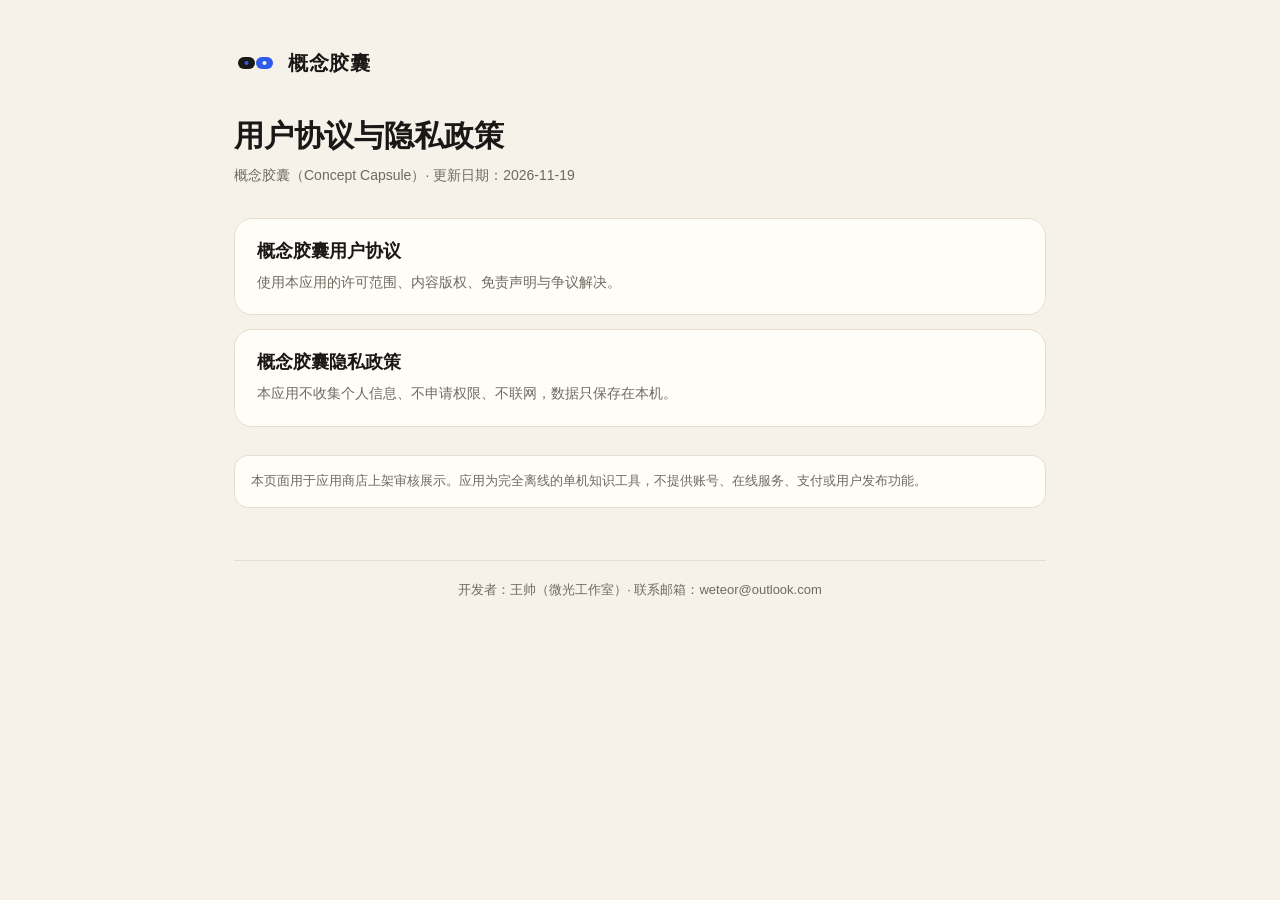
<file: index.html>
<!DOCTYPE html>
<html lang="zh-CN">
<head>
  <meta charset="UTF-8" />
  <meta name="viewport" content="width=device-width, initial-scale=1" />
  <title>概念胶囊 · 用户协议与隐私政策</title>
  <link rel="stylesheet" href="style.css" />
</head>
<body>
  <main class="wrap">
    <div class="brand">
      <svg viewBox="0 0 84 76" aria-hidden="true">
        <rect class="pill-ink" x="8" y="26" width="34" height="24" rx="12" fill="#191817"/>
        <rect class="pill-accent" x="44" y="26" width="34" height="24" rx="12" fill="#2f5bea"/>
        <circle cx="25" cy="38" r="4" fill="#2f5bea"/>
        <circle cx="61" cy="38" r="4" fill="#f6f2e9"/>
      </svg>
      <b>概念胶囊</b>
    </div>

    <h1>用户协议与隐私政策</h1>
    <p class="meta">概念胶囊（Concept Capsule）· 更新日期：2026-11-19</p>

    <a class="card" href="user-agreement.html">
      <h2>概念胶囊用户协议</h2>
      <p>使用本应用的许可范围、内容版权、免责声明与争议解决。</p>
    </a>

    <a class="card" href="privacy-policy.html">
      <h2>概念胶囊隐私政策</h2>
      <p>本应用不收集个人信息、不申请权限、不联网，数据只保存在本机。</p>
    </a>

    <div class="note">
      本页面用于应用商店上架审核展示。应用为完全离线的单机知识工具，不提供账号、在线服务、支付或用户发布功能。
    </div>

    <footer>
      开发者：王帅（微光工作室）· 联系邮箱：weteor@outlook.com
    </footer>
  </main>
</body>
</html>
</file>
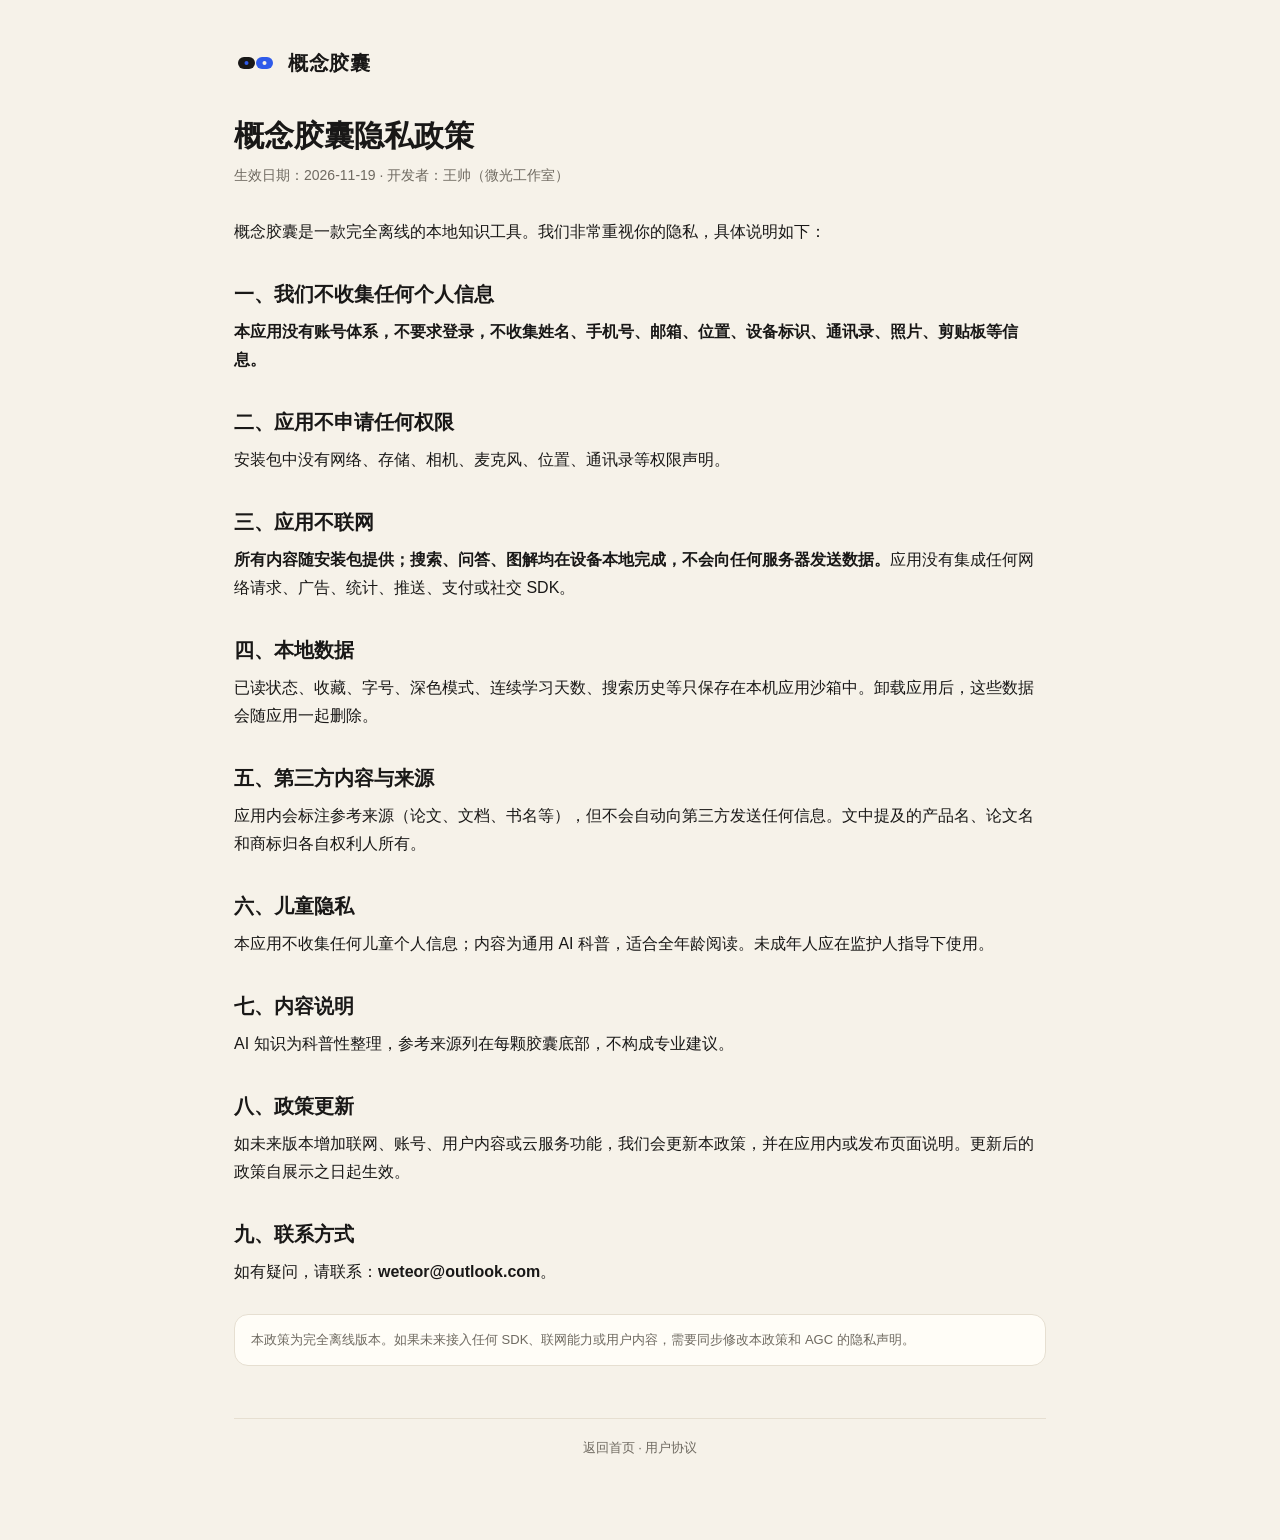
<file: privacy-policy.html>
<!DOCTYPE html>
<html lang="zh-CN">
<head>
  <meta charset="UTF-8" />
  <meta name="viewport" content="width=device-width, initial-scale=1" />
  <title>概念胶囊隐私政策</title>
  <link rel="stylesheet" href="style.css" />
</head>
<body>
  <main class="wrap">
    <div class="brand">
      <svg viewBox="0 0 84 76" aria-hidden="true">
        <rect class="pill-ink" x="8" y="26" width="34" height="24" rx="12" fill="#191817"/>
        <rect class="pill-accent" x="44" y="26" width="34" height="24" rx="12" fill="#2f5bea"/>
        <circle cx="25" cy="38" r="4" fill="#2f5bea"/>
        <circle cx="61" cy="38" r="4" fill="#f6f2e9"/>
      </svg>
      <b>概念胶囊</b>
    </div>

    <h1>概念胶囊隐私政策</h1>
    <p class="meta">生效日期：2026-11-19 · 开发者：王帅（微光工作室）</p>

    <p>概念胶囊是一款完全离线的本地知识工具。我们非常重视你的隐私，具体说明如下：</p>

    <h2>一、我们不收集任何个人信息</h2>
    <p><strong>本应用没有账号体系，不要求登录，不收集姓名、手机号、邮箱、位置、设备标识、通讯录、照片、剪贴板等信息。</strong></p>

    <h2>二、应用不申请任何权限</h2>
    <p>安装包中没有网络、存储、相机、麦克风、位置、通讯录等权限声明。</p>

    <h2>三、应用不联网</h2>
    <p><strong>所有内容随安装包提供；搜索、问答、图解均在设备本地完成，不会向任何服务器发送数据。</strong>应用没有集成任何网络请求、广告、统计、推送、支付或社交 SDK。</p>

    <h2>四、本地数据</h2>
    <p>已读状态、收藏、字号、深色模式、连续学习天数、搜索历史等只保存在本机应用沙箱中。卸载应用后，这些数据会随应用一起删除。</p>

    <h2>五、第三方内容与来源</h2>
    <p>应用内会标注参考来源（论文、文档、书名等），但不会自动向第三方发送任何信息。文中提及的产品名、论文名和商标归各自权利人所有。</p>

    <h2>六、儿童隐私</h2>
    <p>本应用不收集任何儿童个人信息；内容为通用 AI 科普，适合全年龄阅读。未成年人应在监护人指导下使用。</p>

    <h2>七、内容说明</h2>
    <p>AI 知识为科普性整理，参考来源列在每颗胶囊底部，不构成专业建议。</p>

    <h2>八、政策更新</h2>
    <p>如未来版本增加联网、账号、用户内容或云服务功能，我们会更新本政策，并在应用内或发布页面说明。更新后的政策自展示之日起生效。</p>

    <h2>九、联系方式</h2>
    <p>如有疑问，请联系：<strong>weteor@outlook.com</strong>。</p>

    <div class="note">
      本政策为完全离线版本。如果未来接入任何 SDK、联网能力或用户内容，需要同步修改本政策和 AGC 的隐私声明。
    </div>

    <footer>
      <a href="index.html">返回首页</a> · <a href="user-agreement.html">用户协议</a>
    </footer>
  </main>
</body>
</html>
</file>
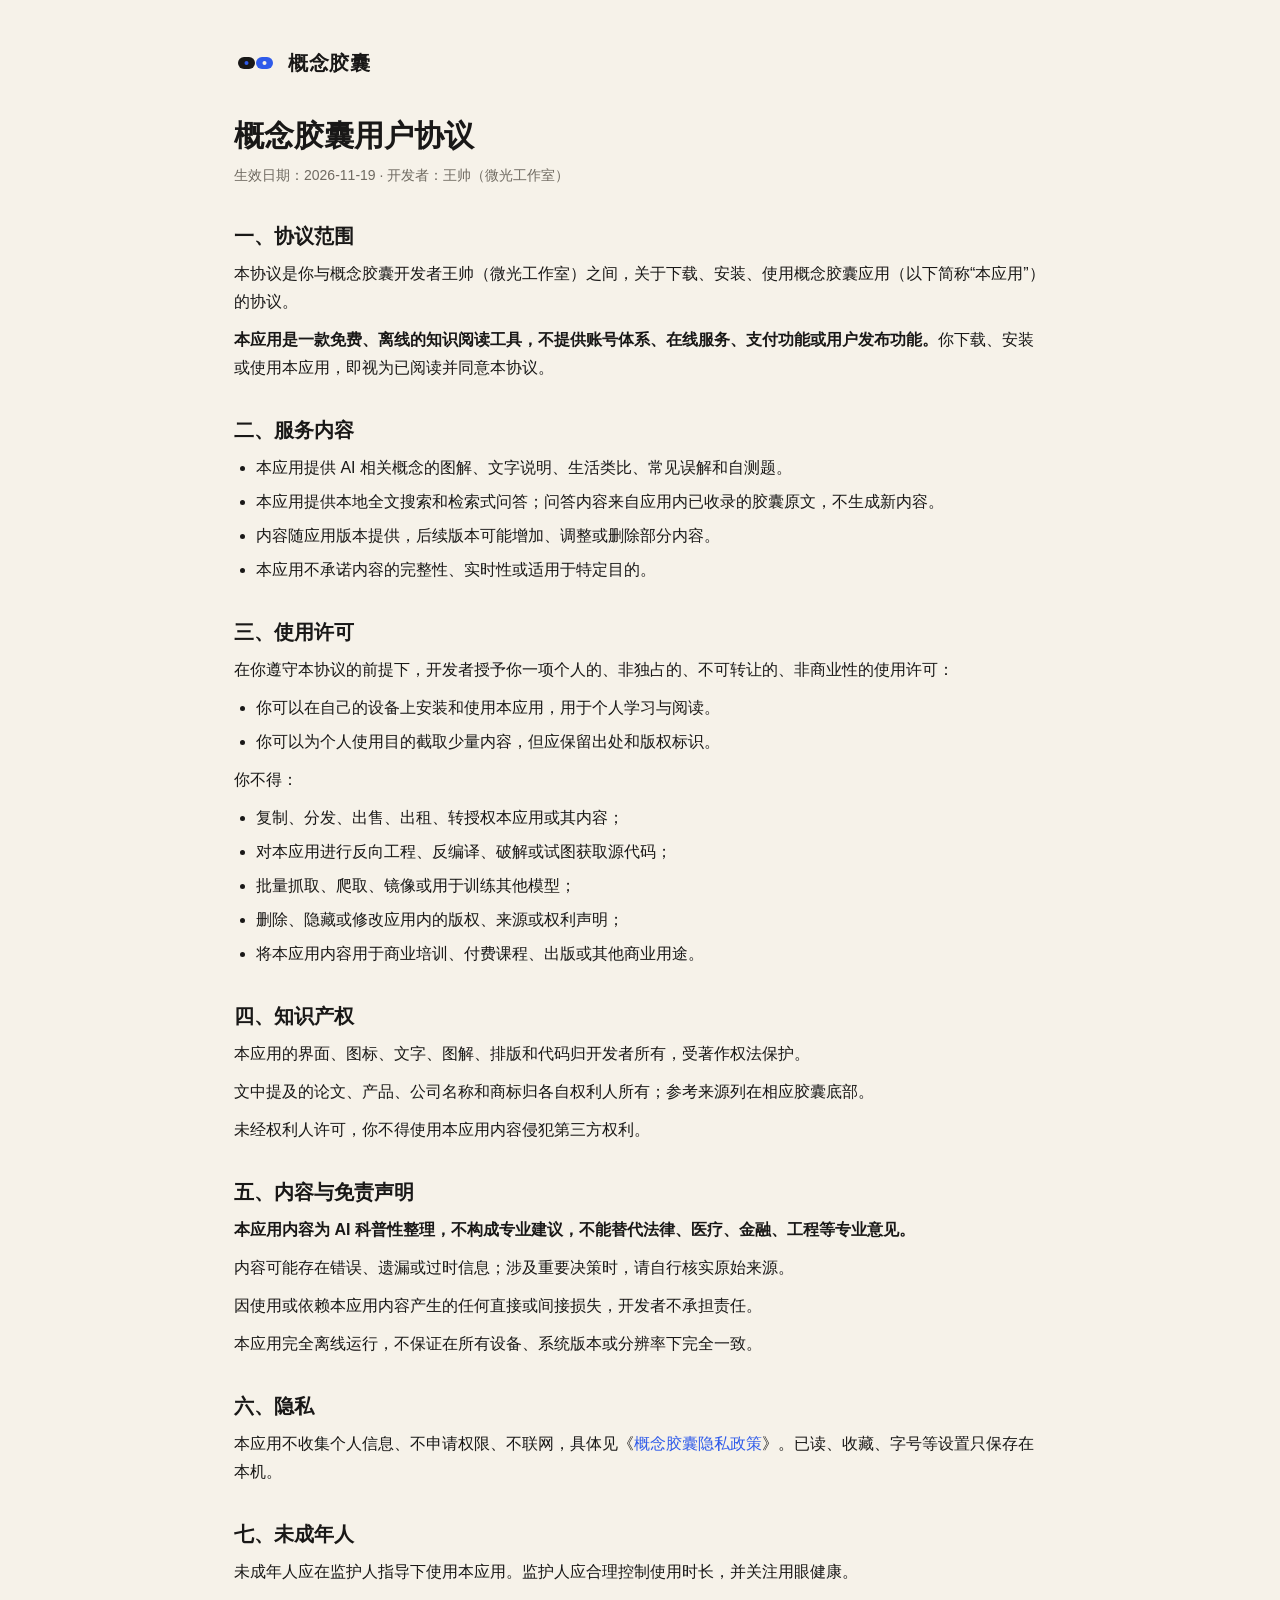
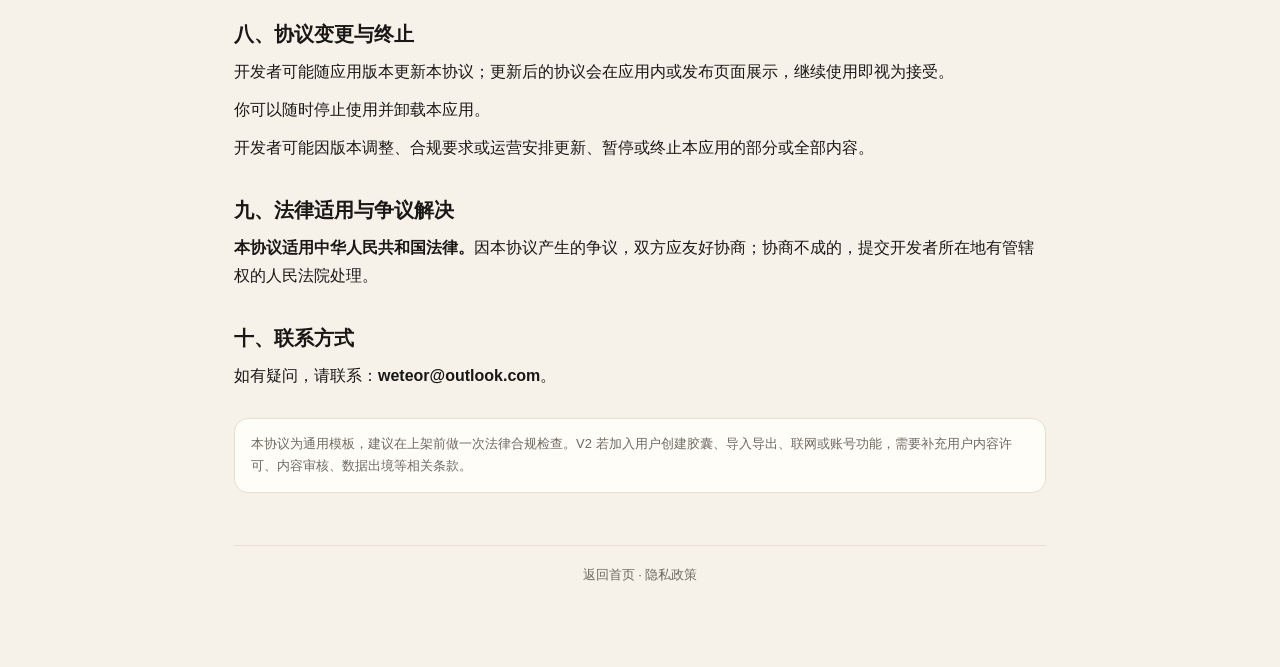
<file: user-agreement.html>
<!DOCTYPE html>
<html lang="zh-CN">
<head>
  <meta charset="UTF-8" />
  <meta name="viewport" content="width=device-width, initial-scale=1" />
  <title>概念胶囊用户协议</title>
  <link rel="stylesheet" href="style.css" />
</head>
<body>
  <main class="wrap">
    <div class="brand">
      <svg viewBox="0 0 84 76" aria-hidden="true">
        <rect class="pill-ink" x="8" y="26" width="34" height="24" rx="12" fill="#191817"/>
        <rect class="pill-accent" x="44" y="26" width="34" height="24" rx="12" fill="#2f5bea"/>
        <circle cx="25" cy="38" r="4" fill="#2f5bea"/>
        <circle cx="61" cy="38" r="4" fill="#f6f2e9"/>
      </svg>
      <b>概念胶囊</b>
    </div>

    <h1>概念胶囊用户协议</h1>
    <p class="meta">生效日期：2026-11-19 · 开发者：王帅（微光工作室）</p>

    <h2>一、协议范围</h2>
    <p>本协议是你与概念胶囊开发者王帅（微光工作室）之间，关于下载、安装、使用概念胶囊应用（以下简称“本应用”）的协议。</p>
    <p><strong>本应用是一款免费、离线的知识阅读工具，不提供账号体系、在线服务、支付功能或用户发布功能。</strong>你下载、安装或使用本应用，即视为已阅读并同意本协议。</p>

    <h2>二、服务内容</h2>
    <ul>
      <li>本应用提供 AI 相关概念的图解、文字说明、生活类比、常见误解和自测题。</li>
      <li>本应用提供本地全文搜索和检索式问答；问答内容来自应用内已收录的胶囊原文，不生成新内容。</li>
      <li>内容随应用版本提供，后续版本可能增加、调整或删除部分内容。</li>
      <li>本应用不承诺内容的完整性、实时性或适用于特定目的。</li>
    </ul>

    <h2>三、使用许可</h2>
    <p>在你遵守本协议的前提下，开发者授予你一项个人的、非独占的、不可转让的、非商业性的使用许可：</p>
    <ul>
      <li>你可以在自己的设备上安装和使用本应用，用于个人学习与阅读。</li>
      <li>你可以为个人使用目的截取少量内容，但应保留出处和版权标识。</li>
    </ul>
    <p>你不得：</p>
    <ul>
      <li>复制、分发、出售、出租、转授权本应用或其内容；</li>
      <li>对本应用进行反向工程、反编译、破解或试图获取源代码；</li>
      <li>批量抓取、爬取、镜像或用于训练其他模型；</li>
      <li>删除、隐藏或修改应用内的版权、来源或权利声明；</li>
      <li>将本应用内容用于商业培训、付费课程、出版或其他商业用途。</li>
    </ul>

    <h2>四、知识产权</h2>
    <p>本应用的界面、图标、文字、图解、排版和代码归开发者所有，受著作权法保护。</p>
    <p>文中提及的论文、产品、公司名称和商标归各自权利人所有；参考来源列在相应胶囊底部。</p>
    <p>未经权利人许可，你不得使用本应用内容侵犯第三方权利。</p>

    <h2>五、内容与免责声明</h2>
    <p><strong>本应用内容为 AI 科普性整理，不构成专业建议，不能替代法律、医疗、金融、工程等专业意见。</strong></p>
    <p>内容可能存在错误、遗漏或过时信息；涉及重要决策时，请自行核实原始来源。</p>
    <p>因使用或依赖本应用内容产生的任何直接或间接损失，开发者不承担责任。</p>
    <p>本应用完全离线运行，不保证在所有设备、系统版本或分辨率下完全一致。</p>

    <h2>六、隐私</h2>
    <p>本应用不收集个人信息、不申请权限、不联网，具体见《<a href="privacy-policy.html">概念胶囊隐私政策</a>》。已读、收藏、字号等设置只保存在本机。</p>

    <h2>七、未成年人</h2>
    <p>未成年人应在监护人指导下使用本应用。监护人应合理控制使用时长，并关注用眼健康。</p>

    <h2>八、协议变更与终止</h2>
    <p>开发者可能随应用版本更新本协议；更新后的协议会在应用内或发布页面展示，继续使用即视为接受。</p>
    <p>你可以随时停止使用并卸载本应用。</p>
    <p>开发者可能因版本调整、合规要求或运营安排更新、暂停或终止本应用的部分或全部内容。</p>

    <h2>九、法律适用与争议解决</h2>
    <p><strong>本协议适用中华人民共和国法律。</strong>因本协议产生的争议，双方应友好协商；协商不成的，提交开发者所在地有管辖权的人民法院处理。</p>

    <h2>十、联系方式</h2>
    <p>如有疑问，请联系：<strong>weteor@outlook.com</strong>。</p>

    <div class="note">
      本协议为通用模板，建议在上架前做一次法律合规检查。V2 若加入用户创建胶囊、导入导出、联网或账号功能，需要补充用户内容许可、内容审核、数据出境等相关条款。
    </div>

    <footer>
      <a href="index.html">返回首页</a> · <a href="privacy-policy.html">隐私政策</a>
    </footer>
  </main>
</body>
</html>
</file>
<file: style.css>
:root {
  --paper: #f6f2e9;
  --card: #fffdf7;
  --ink: #191817;
  --muted: #6f6a61;
  --line: #e6dfd1;
  --accent: #2f5bea;
}
* { box-sizing: border-box; }
html { -webkit-text-size-adjust: 100%; }
body {
  margin: 0;
  background: var(--paper);
  color: var(--ink);
  font: 16px/1.75 -apple-system, BlinkMacSystemFont, "HarmonyOS Sans SC", "PingFang SC", "Hiragino Sans GB", "Microsoft YaHei", sans-serif;
}
.wrap { max-width: 860px; margin: 0 auto; padding: 44px 24px 80px; }
.brand { display: flex; align-items: center; gap: 12px; margin-bottom: 34px; }
.brand svg { width: 42px; height: 38px; flex: none; }
.brand b { font-size: 20px; letter-spacing: .5px; }
h1 { font-size: 30px; line-height: 1.3; margin: 0 0 8px; }
.meta { color: var(--muted); font-size: 14px; margin: 0 0 30px; }
h2 { font-size: 20px; line-height: 1.4; margin: 34px 0 10px; }
p { margin: 10px 0; }
ul { padding-left: 22px; margin: 10px 0; }
li { margin: 6px 0; }
b, strong { font-weight: 600; }
a { color: var(--accent); text-decoration: none; }
a:hover { text-decoration: underline; }
.card {
  display: block;
  background: var(--card);
  border: 1px solid var(--line);
  border-radius: 18px;
  padding: 20px 22px;
  margin: 14px 0;
  color: inherit;
  text-decoration: none;
  transition: border-color .18s ease, transform .18s ease;
}
.card:hover { border-color: var(--accent); transform: translateY(-1px); text-decoration: none; }
.card h2 { margin: 0 0 6px; font-size: 18px; }
.card p { margin: 0; color: var(--muted); font-size: 14px; }
.note {
  background: var(--card);
  border: 1px solid var(--line);
  border-radius: 14px;
  padding: 14px 16px;
  color: var(--muted);
  font-size: 13px;
  margin-top: 28px;
}
footer { margin-top: 52px; padding-top: 18px; border-top: 1px solid var(--line); color: var(--muted); font-size: 13px; text-align: center; }
footer a { color: var(--muted); }
@media (prefers-color-scheme: dark) {
  :root {
    --paper: #121211;
    --card: #1e1d1a;
    --ink: #f2eee4;
    --muted: #a8a296;
    --line: #2e2c27;
    --accent: #7c9bff;
  }
  .brand svg .pill-ink { fill: #f2eee4; }
  .brand svg .pill-accent { fill: #7c9bff; }
}
@media (max-width: 520px) {
  .wrap { padding: 32px 18px 60px; }
  h1 { font-size: 25px; }
  h2 { font-size: 18px; }
}
</file>
